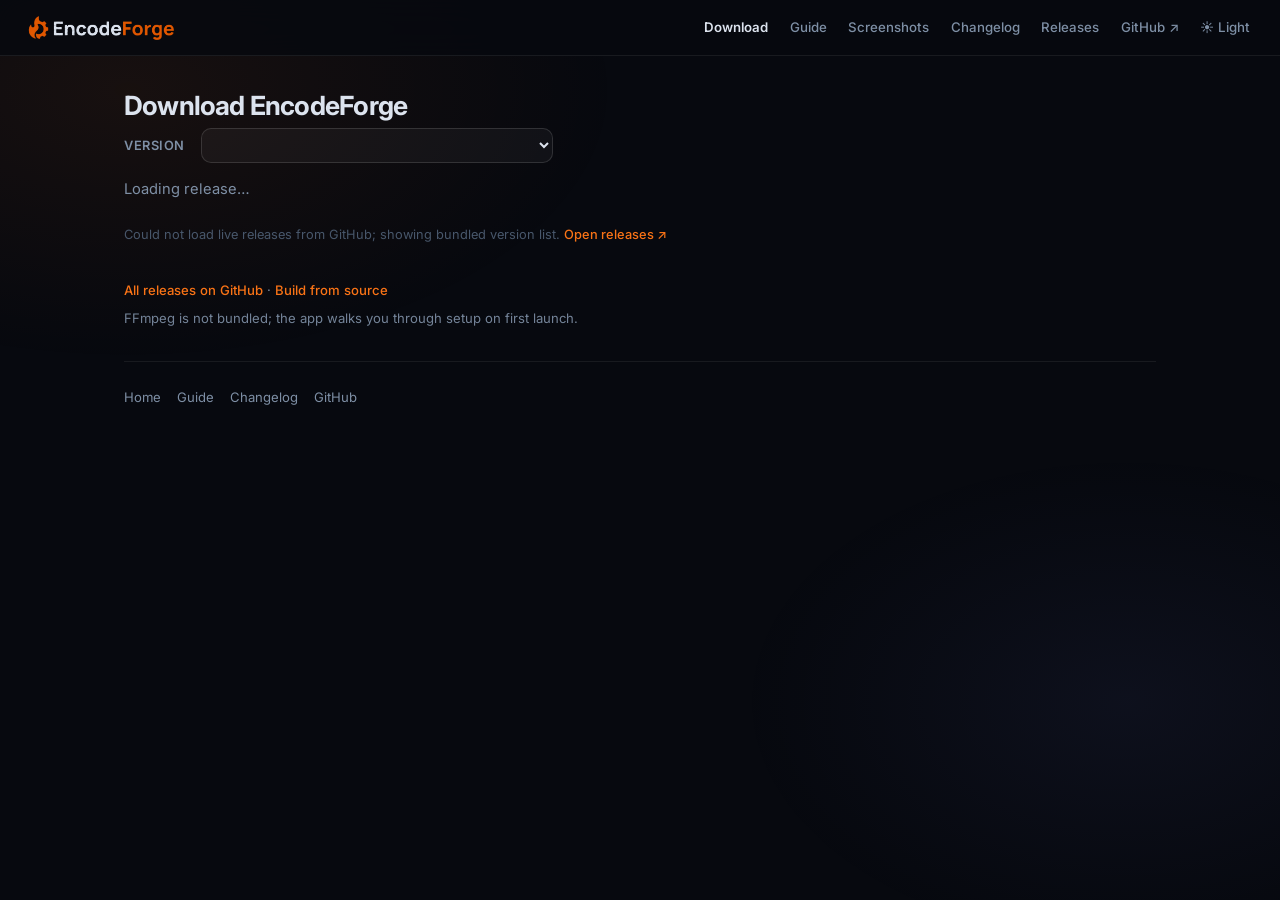
<file: docs/downloads.html>
<!DOCTYPE html>
<html lang="en" data-theme="dark">
<head>
  <meta charset="utf-8">
  <meta name="viewport" content="width=device-width, initial-scale=1">
  <title>Download — EncodeForge</title>
  <meta name="description" content="Download EncodeForge — pick a version (newest first; latest marked). Links match GitHub Releases.">
  <meta name="robots" content="index, follow">
  <link rel="canonical" href="https://sirstig.github.io/EncodeForge/downloads.html">
  <link rel="icon" type="image/svg+xml" href="assets/favicon.svg">
  <link rel="icon" type="image/png" sizes="32x32" href="assets/favicon.png">
  <link rel="apple-touch-icon" href="assets/favicon.png">
  <meta property="og:type" content="website">
  <meta property="og:url" content="https://sirstig.github.io/EncodeForge/downloads.html">
  <meta property="og:title" content="Download — EncodeForge">
  <meta property="og:description" content="Version picker and direct GitHub release downloads for EncodeForge.">
  <meta property="og:image" content="https://sirstig.github.io/EncodeForge/assets/og-image.png">
  <meta property="og:image:width" content="1200">
  <meta property="og:image:height" content="630">
  <meta property="og:site_name" content="EncodeForge">
  <meta name="twitter:card" content="summary_large_image">
  <meta name="twitter:title" content="Download — EncodeForge">
  <meta name="twitter:description" content="Version picker and direct GitHub release downloads for EncodeForge.">
  <meta name="twitter:image" content="https://sirstig.github.io/EncodeForge/assets/og-image.png">
  <link rel="preconnect" href="https://fonts.googleapis.com">
  <link rel="preconnect" href="https://fonts.gstatic.com" crossorigin>
  <link href="https://fonts.googleapis.com/css2?family=IBM+Plex+Mono:wght@400;500&family=Inter:wght@400;500;600;700;800&display=swap" rel="stylesheet">
  <link rel="stylesheet" href="assets/style.css">
</head>
<body>

  <header class="site-header">
    <a class="header-logo" href="./" aria-label="EncodeForge">
      <img class="header-logo-img header-logo-img-dark" src="assets/logo.png" alt="EncodeForge">
      <img class="header-logo-img header-logo-img-light" src="assets/logo-light.png" alt="EncodeForge">
    </a>
    <div class="header-spacer"></div>
    <nav class="header-nav">
      <a href="downloads.html" class="active">Download</a>
      <a href="guide.html">Guide</a>
      <a href="./#screenshots">Screenshots</a>
      <a href="changelog.html">Changelog</a>
      <a href="https://github.com/SirStig/EncodeForge/releases" target="_blank" rel="noopener">Releases</a>
      <a class="header-badge" href="https://github.com/SirStig/EncodeForge" target="_blank" rel="noopener">GitHub ↗</a>
      <button class="theme-btn" type="button" id="themeBtn" aria-label="Toggle theme">☀ Light</button>
    </nav>
    <button class="menu-btn" type="button" id="menuBtn" aria-label="Open menu">
      <svg width="18" height="14" viewBox="0 0 18 14" fill="none" aria-hidden="true">
        <rect width="18" height="2" rx="1" fill="currentColor"/>
        <rect y="6" width="18" height="2" rx="1" fill="currentColor"/>
        <rect y="12" width="18" height="2" rx="1" fill="currentColor"/>
      </svg>
    </button>
  </header>

  <div class="sidebar-overlay" id="navOverlay" aria-hidden="true"></div>
  <nav class="mobile-drawer" id="mobileDrawer" aria-label="Mobile navigation">
    <div class="sidebar-group">
      <a class="sidebar-link active" href="downloads.html">Download</a>
      <a class="sidebar-link" href="guide.html">Guide</a>
      <a class="sidebar-link" href="./#screenshots">Screenshots</a>
      <a class="sidebar-link" href="changelog.html">Changelog</a>
      <a class="sidebar-link sidebar-ext" href="https://github.com/SirStig/EncodeForge/releases" target="_blank" rel="noopener">Releases</a>
      <a class="sidebar-link sidebar-ext" href="https://github.com/SirStig/EncodeForge" target="_blank" rel="noopener">GitHub</a>
    </div>
  </nav>

  <div class="doc-standalone">
    <section class="download-section">
      <h1 class="doc-page-title">Download EncodeForge</h1>
      <div class="download-version-row">
        <label class="download-version-label" for="versionSelect">Version</label>
        <select class="download-version-select" id="versionSelect" aria-label="EncodeForge release version"></select>
      </div>
      <p class="doc-page-lead" id="downloadVersionLead">Loading release…</p>
      <p class="download-fetch-status" id="downloadFetchStatus" role="status"></p>
      <div class="download-grid" id="downloadGrid"></div>
      <p class="download-foot">
        <a href="https://github.com/SirStig/EncodeForge/releases" target="_blank" rel="noopener">All releases on GitHub</a>
        · <a href="https://github.com/SirStig/EncodeForge/blob/HEAD/README.md#installation">Build from source</a>
      </p>
      <p class="download-foot download-foot-note">FFmpeg is not bundled; the app walks you through setup on first launch.</p>
    </section>

    <footer class="doc-footer doc-footer-tight">
      <a href="./">Home</a>
      <a href="guide.html">Guide</a>
      <a href="changelog.html">Changelog</a>
      <a href="https://github.com/SirStig/EncodeForge" target="_blank" rel="noopener">GitHub</a>
    </footer>
  </div>

  <script src="assets/release-config.js"></script>
  <script src="assets/site.js"></script>
  <script src="assets/downloads-page.js"></script>
</body>
</html>
</file>
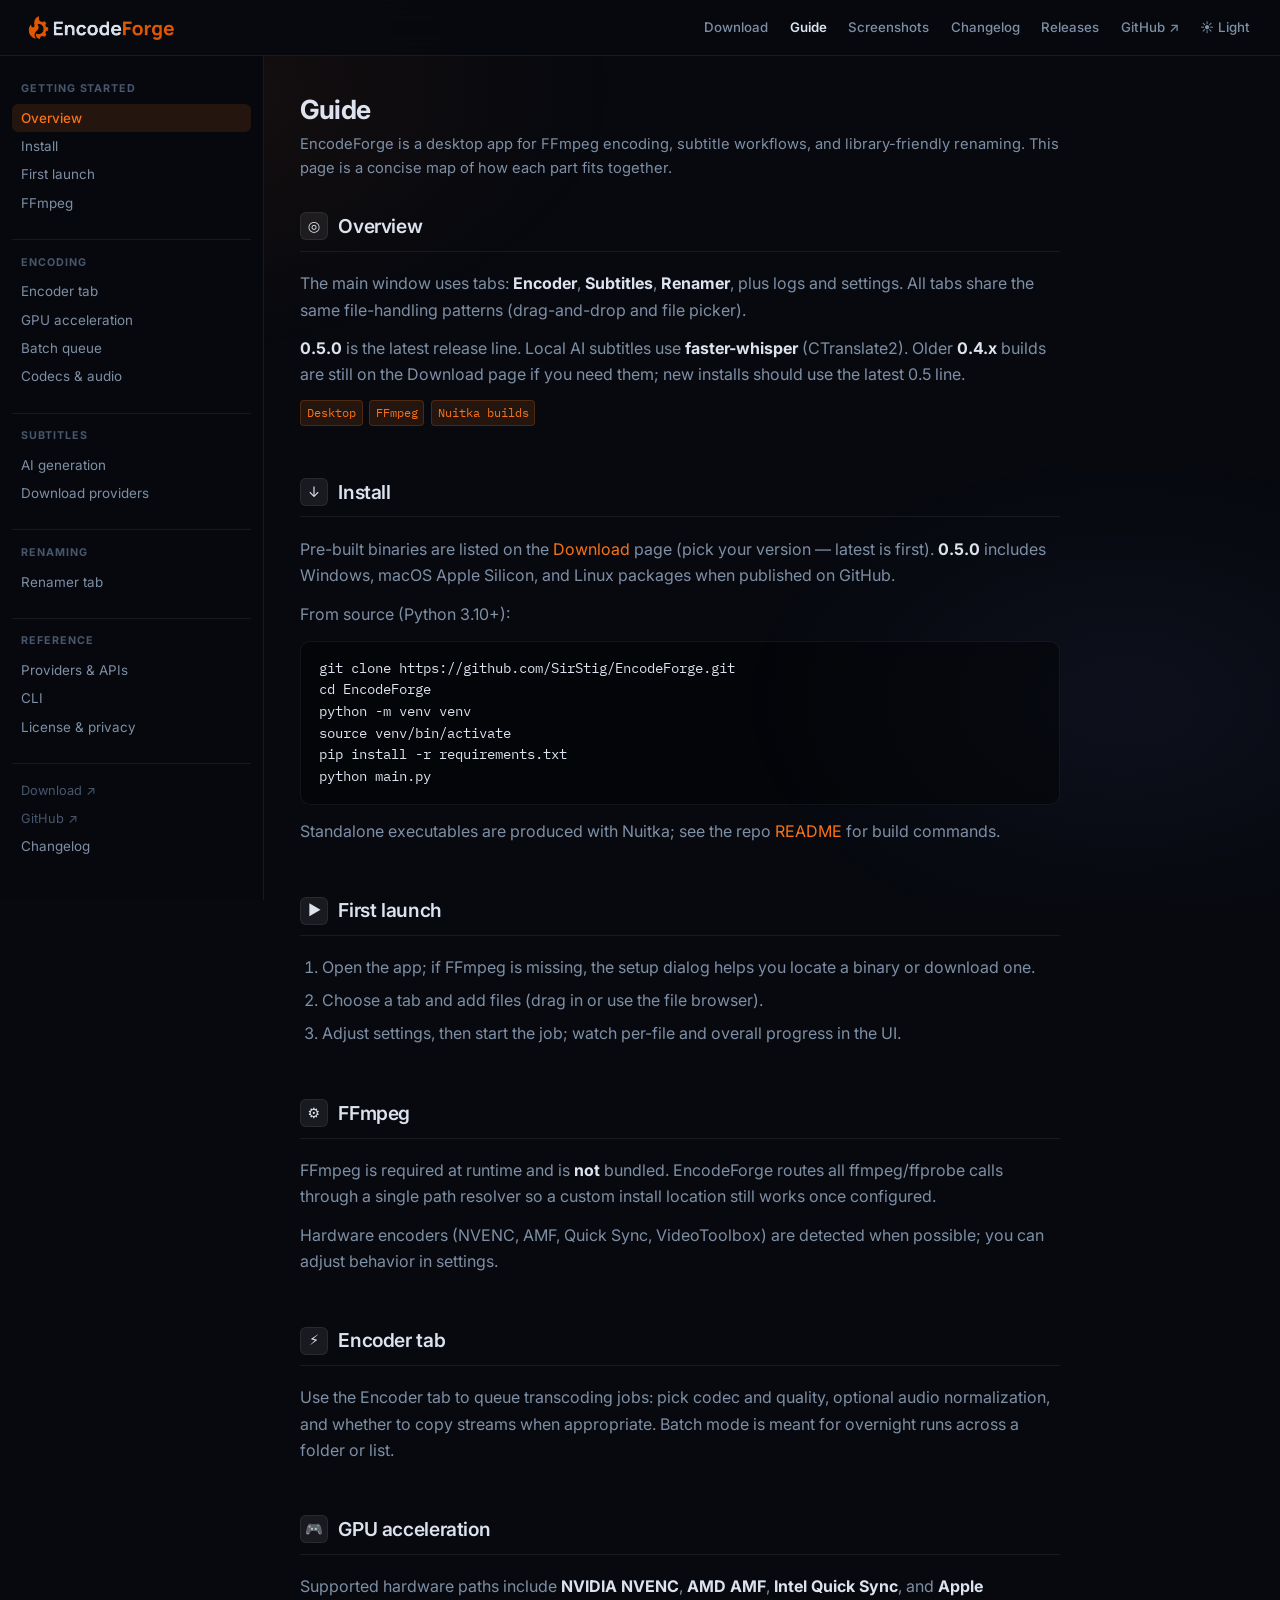
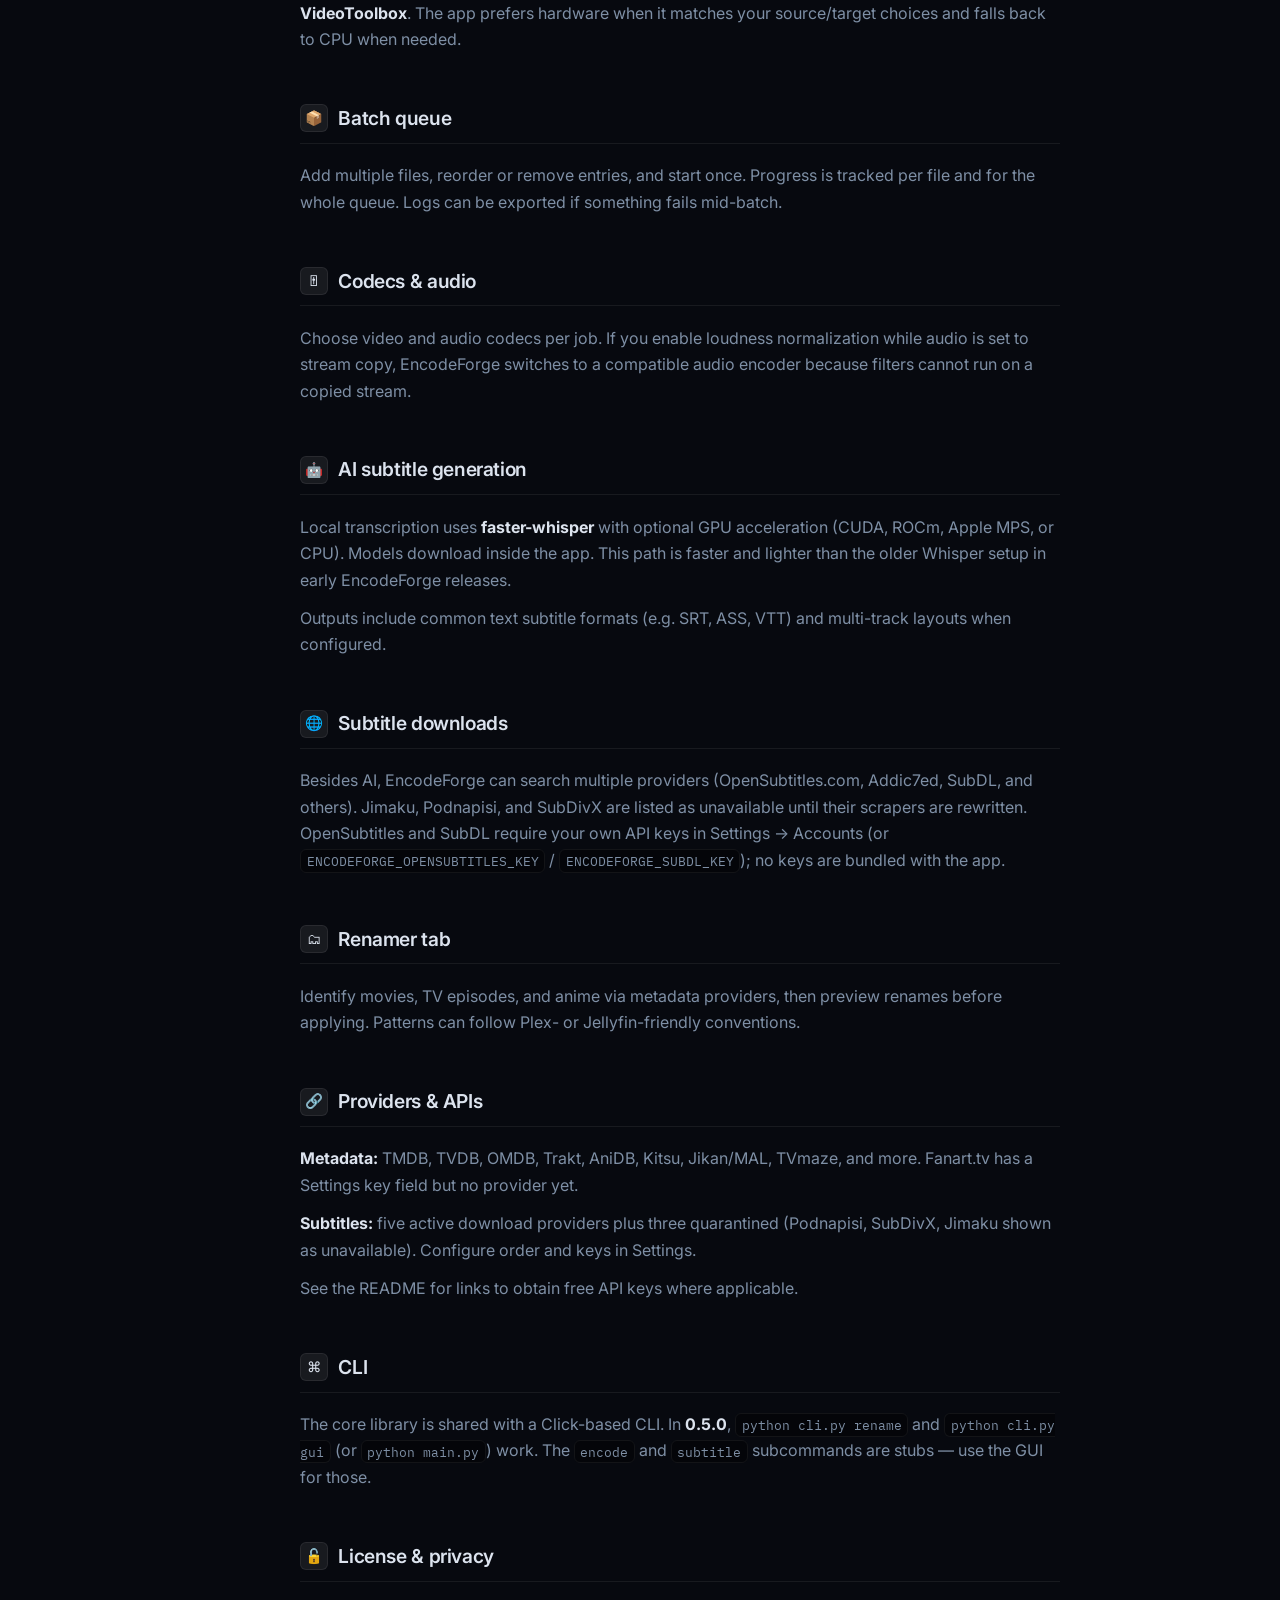
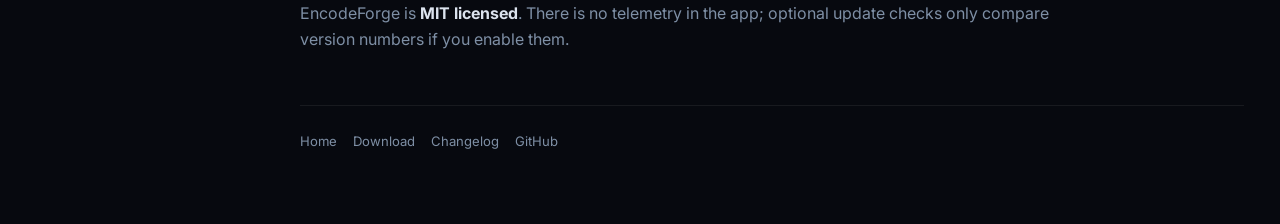
<file: docs/guide.html>
<!DOCTYPE html>
<html lang="en" data-theme="dark">
<head>
  <meta charset="utf-8">
  <meta name="viewport" content="width=device-width, initial-scale=1">
  <title>Guide — EncodeForge</title>
  <meta name="description" content="How to use EncodeForge: install, FFmpeg, encoding with GPU acceleration, AI subtitles, metadata renaming, and providers.">
  <meta name="robots" content="index, follow">
  <link rel="canonical" href="https://sirstig.github.io/EncodeForge/guide.html">
  <link rel="icon" type="image/svg+xml" href="assets/favicon.svg">
  <link rel="icon" type="image/png" sizes="32x32" href="assets/favicon.png">
  <link rel="apple-touch-icon" href="assets/favicon.png">
  <meta property="og:type" content="website">
  <meta property="og:url" content="https://sirstig.github.io/EncodeForge/guide.html">
  <meta property="og:title" content="Guide — EncodeForge">
  <meta property="og:description" content="Documentation for EncodeForge: encoding, subtitles, renaming, and setup.">
  <meta property="og:image" content="https://sirstig.github.io/EncodeForge/assets/og-image.png">
  <meta property="og:image:width" content="1200">
  <meta property="og:image:height" content="630">
  <meta property="og:site_name" content="EncodeForge">
  <meta name="twitter:card" content="summary_large_image">
  <meta name="twitter:title" content="Guide — EncodeForge">
  <meta name="twitter:description" content="Documentation for EncodeForge: encoding, subtitles, renaming, and setup.">
  <meta name="twitter:image" content="https://sirstig.github.io/EncodeForge/assets/og-image.png">
  <link rel="preconnect" href="https://fonts.googleapis.com">
  <link rel="preconnect" href="https://fonts.gstatic.com" crossorigin>
  <link href="https://fonts.googleapis.com/css2?family=IBM+Plex+Mono:wght@400;500&family=Inter:wght@400;500;600;700;800&display=swap" rel="stylesheet">
  <link rel="stylesheet" href="assets/style.css">
</head>
<body>

  <header class="site-header">
    <a class="header-logo" href="./" aria-label="EncodeForge">
      <img class="header-logo-img header-logo-img-dark" src="assets/logo.png" alt="EncodeForge">
      <img class="header-logo-img header-logo-img-light" src="assets/logo-light.png" alt="EncodeForge">
    </a>
    <div class="header-spacer"></div>
    <nav class="header-nav">
      <a href="downloads.html">Download</a>
      <a href="guide.html" class="active">Guide</a>
      <a href="./#screenshots">Screenshots</a>
      <a href="changelog.html">Changelog</a>
      <a href="https://github.com/SirStig/EncodeForge/releases" target="_blank" rel="noopener">Releases</a>
      <a class="header-badge" href="https://github.com/SirStig/EncodeForge" target="_blank" rel="noopener">GitHub ↗</a>
      <button class="theme-btn" type="button" id="themeBtn" aria-label="Toggle theme">☀ Light</button>
    </nav>
    <button class="menu-btn" type="button" id="menuBtn" aria-label="Open menu">
      <svg width="18" height="14" viewBox="0 0 18 14" fill="none" aria-hidden="true">
        <rect width="18" height="2" rx="1" fill="currentColor"/>
        <rect y="6" width="18" height="2" rx="1" fill="currentColor"/>
        <rect y="12" width="18" height="2" rx="1" fill="currentColor"/>
      </svg>
    </button>
  </header>

  <div class="sidebar-overlay" id="sidebarOverlay" aria-hidden="true"></div>

  <div class="page-layout">

    <aside class="sidebar" id="sidebar" aria-label="Guide sections">
      <div class="sidebar-group">
        <span class="sidebar-label">Getting started</span>
        <a class="sidebar-link" href="#overview">Overview</a>
        <a class="sidebar-link" href="#install">Install</a>
        <a class="sidebar-link" href="#first-run">First launch</a>
        <a class="sidebar-link" href="#ffmpeg">FFmpeg</a>
      </div>
      <div class="sidebar-divider"></div>
      <div class="sidebar-group">
        <span class="sidebar-label">Encoding</span>
        <a class="sidebar-link" href="#encoding">Encoder tab</a>
        <a class="sidebar-link" href="#gpu">GPU acceleration</a>
        <a class="sidebar-link" href="#batch">Batch queue</a>
        <a class="sidebar-link" href="#codecs">Codecs &amp; audio</a>
      </div>
      <div class="sidebar-divider"></div>
      <div class="sidebar-group">
        <span class="sidebar-label">Subtitles</span>
        <a class="sidebar-link" href="#subtitles-ai">AI generation</a>
        <a class="sidebar-link" href="#subtitles-download">Download providers</a>
      </div>
      <div class="sidebar-divider"></div>
      <div class="sidebar-group">
        <span class="sidebar-label">Renaming</span>
        <a class="sidebar-link" href="#renaming">Renamer tab</a>
      </div>
      <div class="sidebar-divider"></div>
      <div class="sidebar-group">
        <span class="sidebar-label">Reference</span>
        <a class="sidebar-link" href="#providers">Providers &amp; APIs</a>
        <a class="sidebar-link" href="#cli">CLI</a>
        <a class="sidebar-link" href="#license">License &amp; privacy</a>
      </div>
      <div class="sidebar-divider"></div>
      <div class="sidebar-group">
        <a class="sidebar-link sidebar-ext" href="downloads.html">Download</a>
        <a class="sidebar-link sidebar-ext" href="https://github.com/SirStig/EncodeForge" target="_blank" rel="noopener">GitHub</a>
        <a class="sidebar-link" href="changelog.html">Changelog</a>
      </div>
    </aside>

    <main class="content">
      <div class="content-inner">
        <h1 class="doc-page-title">Guide</h1>
        <p class="doc-page-lead">
          EncodeForge is a desktop app for FFmpeg encoding, subtitle workflows, and library-friendly renaming. This page is a concise map of how each part fits together.
        </p>

        <section id="overview" class="doc-section" data-doc-section>
          <div class="section-heading">
            <span class="section-icon" aria-hidden="true">◎</span>
            <h2>Overview</h2>
          </div>
          <p>The main window uses tabs: <strong>Encoder</strong>, <strong>Subtitles</strong>, <strong>Renamer</strong>, plus logs and settings. All tabs share the same file-handling patterns (drag-and-drop and file picker).</p>
          <p><strong>0.5.0</strong> is the latest release line. Local AI subtitles use <strong>faster-whisper</strong> (CTranslate2). Older <strong>0.4.x</strong> builds are still on the Download page if you need them; new installs should use the latest 0.5 line.</p>
          <div class="tag-row">
            <span class="doc-tag">Desktop</span>
            <span class="doc-tag">FFmpeg</span>
            <span class="doc-tag">Nuitka builds</span>
          </div>
        </section>

        <section id="install" class="doc-section" data-doc-section>
          <div class="section-heading">
            <span class="section-icon" aria-hidden="true">↓</span>
            <h2>Install</h2>
          </div>
          <p>Pre-built binaries are listed on the <a href="downloads.html">Download</a> page (pick your version — latest is first). <strong>0.5.0</strong> includes Windows, macOS Apple Silicon, and Linux packages when published on GitHub.</p>
          <p>From source (Python 3.10+):</p>
          <pre><code>git clone https://github.com/SirStig/EncodeForge.git
cd EncodeForge
python -m venv venv
source venv/bin/activate
pip install -r requirements.txt
python main.py</code></pre>
          <p>Standalone executables are produced with Nuitka; see the repo <a href="https://github.com/SirStig/EncodeForge#installation" target="_blank" rel="noopener">README</a> for build commands.</p>
        </section>

        <section id="first-run" class="doc-section" data-doc-section>
          <div class="section-heading">
            <span class="section-icon" aria-hidden="true">▶</span>
            <h2>First launch</h2>
          </div>
          <ol>
            <li>Open the app; if FFmpeg is missing, the setup dialog helps you locate a binary or download one.</li>
            <li>Choose a tab and add files (drag in or use the file browser).</li>
            <li>Adjust settings, then start the job; watch per-file and overall progress in the UI.</li>
          </ol>
        </section>

        <section id="ffmpeg" class="doc-section" data-doc-section>
          <div class="section-heading">
            <span class="section-icon" aria-hidden="true">⚙</span>
            <h2>FFmpeg</h2>
          </div>
          <p>FFmpeg is required at runtime and is <strong>not</strong> bundled. EncodeForge routes all ffmpeg/ffprobe calls through a single path resolver so a custom install location still works once configured.</p>
          <p>Hardware encoders (NVENC, AMF, Quick Sync, VideoToolbox) are detected when possible; you can adjust behavior in settings.</p>
        </section>

        <section id="encoding" class="doc-section" data-doc-section>
          <div class="section-heading">
            <span class="section-icon" aria-hidden="true">⚡</span>
            <h2>Encoder tab</h2>
          </div>
          <p>Use the Encoder tab to queue transcoding jobs: pick codec and quality, optional audio normalization, and whether to copy streams when appropriate. Batch mode is meant for overnight runs across a folder or list.</p>
        </section>

        <section id="gpu" class="doc-section" data-doc-section>
          <div class="section-heading">
            <span class="section-icon" aria-hidden="true">🎮</span>
            <h2>GPU acceleration</h2>
          </div>
          <p>Supported hardware paths include <strong>NVIDIA NVENC</strong>, <strong>AMD AMF</strong>, <strong>Intel Quick Sync</strong>, and <strong>Apple VideoToolbox</strong>. The app prefers hardware when it matches your source/target choices and falls back to CPU when needed.</p>
        </section>

        <section id="batch" class="doc-section" data-doc-section>
          <div class="section-heading">
            <span class="section-icon" aria-hidden="true">📦</span>
            <h2>Batch queue</h2>
          </div>
          <p>Add multiple files, reorder or remove entries, and start once. Progress is tracked per file and for the whole queue. Logs can be exported if something fails mid-batch.</p>
        </section>

        <section id="codecs" class="doc-section" data-doc-section>
          <div class="section-heading">
            <span class="section-icon" aria-hidden="true">🎚</span>
            <h2>Codecs &amp; audio</h2>
          </div>
          <p>Choose video and audio codecs per job. If you enable loudness normalization while audio is set to stream copy, EncodeForge switches to a compatible audio encoder because filters cannot run on a copied stream.</p>
        </section>

        <section id="subtitles-ai" class="doc-section" data-doc-section>
          <div class="section-heading">
            <span class="section-icon" aria-hidden="true">🤖</span>
            <h2>AI subtitle generation</h2>
          </div>
          <p>Local transcription uses <strong>faster-whisper</strong> with optional GPU acceleration (CUDA, ROCm, Apple MPS, or CPU). Models download inside the app. This path is faster and lighter than the older Whisper setup in early EncodeForge releases.</p>
          <p>Outputs include common text subtitle formats (e.g. SRT, ASS, VTT) and multi-track layouts when configured.</p>
        </section>

        <section id="subtitles-download" class="doc-section" data-doc-section>
          <div class="section-heading">
            <span class="section-icon" aria-hidden="true">🌐</span>
            <h2>Subtitle downloads</h2>
          </div>
          <p>Besides AI, EncodeForge can search multiple providers (OpenSubtitles.com, Addic7ed, SubDL, and others). Jimaku, Podnapisi, and SubDivX are listed as unavailable until their scrapers are rewritten. OpenSubtitles and SubDL require your own API keys in Settings → Accounts (or <code>ENCODEFORGE_OPENSUBTITLES_KEY</code> / <code>ENCODEFORGE_SUBDL_KEY</code>); no keys are bundled with the app.</p>
        </section>

        <section id="renaming" class="doc-section" data-doc-section>
          <div class="section-heading">
            <span class="section-icon" aria-hidden="true">🗂</span>
            <h2>Renamer tab</h2>
          </div>
          <p>Identify movies, TV episodes, and anime via metadata providers, then preview renames before applying. Patterns can follow Plex- or Jellyfin-friendly conventions.</p>
        </section>

        <section id="providers" class="doc-section" data-doc-section>
          <div class="section-heading">
            <span class="section-icon" aria-hidden="true">🔗</span>
            <h2>Providers &amp; APIs</h2>
          </div>
          <p><strong>Metadata:</strong> TMDB, TVDB, OMDB, Trakt, AniDB, Kitsu, Jikan/MAL, TVmaze, and more. Fanart.tv has a Settings key field but no provider yet.</p>
          <p><strong>Subtitles:</strong> five active download providers plus three quarantined (Podnapisi, SubDivX, Jimaku shown as unavailable). Configure order and keys in Settings.</p>
          <p>See the README for links to obtain free API keys where applicable.</p>
        </section>

        <section id="cli" class="doc-section" data-doc-section>
          <div class="section-heading">
            <span class="section-icon" aria-hidden="true">⌘</span>
            <h2>CLI</h2>
          </div>
          <p>The core library is shared with a Click-based CLI. In <strong>0.5.0</strong>, <code>python cli.py rename</code> and <code>python cli.py gui</code> (or <code>python main.py</code>) work. The <code>encode</code> and <code>subtitle</code> subcommands are stubs — use the GUI for those.</p>
        </section>

        <section id="license" class="doc-section" data-doc-section>
          <div class="section-heading">
            <span class="section-icon" aria-hidden="true">🔓</span>
            <h2>License &amp; privacy</h2>
          </div>
          <p>EncodeForge is <strong>MIT licensed</strong>. There is no telemetry in the app; optional update checks only compare version numbers if you enable them.</p>
        </section>

      </div>

      <footer class="doc-footer">
        <a href="./">Home</a>
        <a href="downloads.html">Download</a>
        <a href="changelog.html">Changelog</a>
        <a href="https://github.com/SirStig/EncodeForge" target="_blank" rel="noopener">GitHub</a>
      </footer>
    </main>
  </div>

  <script src="assets/site.js"></script>
</body>
</html>
</file>
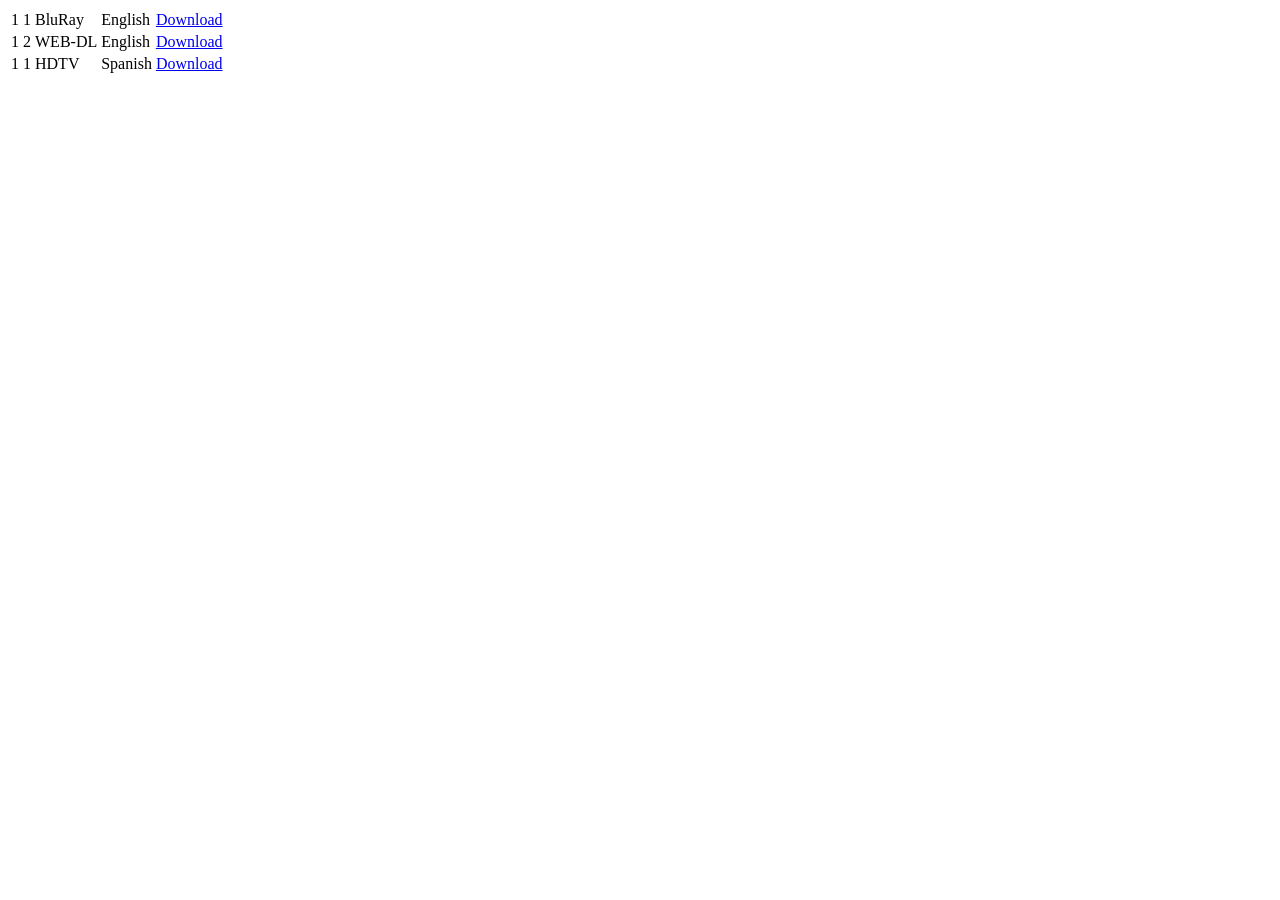
<file: tests/fixtures/subtitle/addic7ed_season.html>
<!DOCTYPE html>
<html>
<head><title>Addic7ed season</title></head>
<body>
  <table>
    <tr class="epeven">
      <td>1</td>
      <td>1</td>
      <td class="NewsTitle">BluRay</td>
      <td class="language">English</td>
      <td><a href="/original/42/1">Download</a></td>
    </tr>
    <tr class="epodd">
      <td>1</td>
      <td>2</td>
      <td class="NewsTitle">WEB-DL</td>
      <td class="language">English</td>
      <td><a href="/original/42/2">Download</a></td>
    </tr>
    <tr class="epeven">
      <td>1</td>
      <td>1</td>
      <td class="NewsTitle">HDTV</td>
      <td class="language">Spanish</td>
      <td><a href="/updated/42/9">Download</a></td>
    </tr>
  </table>
</body>
</html>
</file>
<file: docs/assets/style.css>
/* ===== RESET ===== */
*, *::before, *::after { box-sizing: border-box; margin: 0; padding: 0; }

/* ===== TOKENS ===== */
:root {
  --bg:           #07090f;
  --bg2:          #0c1018;
  --glass:        rgba(255,255,255,0.04);
  --glass-md:     rgba(255,255,255,0.07);
  --glass-hi:     rgba(255,255,255,0.11);
  --border:       rgba(255,255,255,0.07);
  --border-md:    rgba(255,255,255,0.13);
  --text:         #dce3ee;
  --muted:        #7e8fa5;
  --faint:        #48576b;
  --accent:       #f97316;
  --accent-dim:   rgba(249,115,22,0.12);
  --accent-glow:  rgba(249,115,22,0.06);
  --accent2:      #818cf8;
  --accent2-dim:  rgba(129,140,248,0.10);
  --code-bg:      rgba(0,0,0,0.38);
  --code-border:  rgba(255,255,255,0.06);
  --hdr-bg:       rgba(7,9,15,0.82);
  --side-bg:      rgba(7,9,15,0.96);
  --sidebar-w:    264px;
  --content-max:  760px;
  --header-h:     56px;
  --r:            10px;
  --r-sm:         6px;
  --r-lg:         14px;
}

[data-theme="light"] {
  --bg:           #f5f0eb;
  --bg2:          #ffffff;
  --glass:        rgba(255,255,255,0.55);
  --glass-md:     rgba(255,255,255,0.75);
  --glass-hi:     rgba(255,255,255,0.92);
  --border:       rgba(0,0,0,0.06);
  --border-md:    rgba(0,0,0,0.12);
  --text:         #1a0f00;
  --muted:        #5c4a35;
  --faint:        #9a7f63;
  --accent:       #c2410c;
  --accent-dim:   rgba(194,65,12,0.10);
  --accent-glow:  rgba(194,65,12,0.05);
  --accent2:      #6366f1;
  --accent2-dim:  rgba(99,102,241,0.08);
  --code-bg:      rgba(0,0,0,0.04);
  --code-border:  rgba(0,0,0,0.08);
  --hdr-bg:       rgba(245,240,235,0.88);
  --side-bg:      rgba(245,240,250,0.97);
}

/* ===== BASE ===== */
html { font-size: 16px; scroll-behavior: smooth; scroll-padding-top: calc(var(--header-h) + 20px); }

body {
  font-family: "Inter", system-ui, -apple-system, sans-serif;
  line-height: 1.7;
  color: var(--text);
  background: var(--bg);
  min-height: 100vh;
  -webkit-font-smoothing: antialiased;
}

body::before {
  content: '';
  position: fixed;
  inset: 0;
  background:
    radial-gradient(ellipse 70% 55% at 10% 10%, rgba(249,115,22,0.07) 0%, transparent 55%),
    radial-gradient(ellipse 55% 50% at 88% 78%, rgba(129,140,248,0.06) 0%, transparent 55%);
  pointer-events: none;
  z-index: 0;
}

[data-theme="light"] body::before {
  background:
    radial-gradient(ellipse 70% 55% at 10% 10%, rgba(194,65,12,0.05) 0%, transparent 55%),
    radial-gradient(ellipse 55% 50% at 88% 78%, rgba(99,102,241,0.04) 0%, transparent 55%);
}

h1, h2, h3, h4 { font-weight: 600; line-height: 1.3; letter-spacing: -0.02em; }
p { color: var(--muted); }
p strong { color: var(--text); }
a { color: var(--accent); text-decoration: none; }
a:hover { text-decoration: underline; text-underline-offset: 3px; }
code, pre { font-family: "IBM Plex Mono", "Fira Code", ui-monospace, monospace; font-size: 0.875em; }
code {
  background: var(--code-bg);
  border: 1px solid var(--code-border);
  border-radius: var(--r-sm);
  padding: 0.15em 0.42em;
  font-size: 0.83em;
}

pre {
  background: var(--code-bg);
  border: 1px solid var(--code-border);
  border-radius: var(--r);
  padding: 1rem 1.15rem;
  overflow-x: auto;
  line-height: 1.55;
  margin: 0.85rem 0;
  font-size: 0.875rem;
}
pre code { background: none; border: none; padding: 0; font-size: inherit; }

.doc-section ul,
.doc-section ol { padding-left: 1.35rem; color: var(--muted); margin: 0.65rem 0; }
.doc-section li { margin: 0.35rem 0; }
.doc-section li strong { color: var(--text); }

/* ===== HEADER ===== */
.site-header {
  position: fixed;
  top: 0; left: 0; right: 0;
  height: var(--header-h);
  background: var(--hdr-bg);
  backdrop-filter: blur(20px);
  -webkit-backdrop-filter: blur(20px);
  border-bottom: 1px solid var(--border);
  z-index: 200;
  display: flex;
  align-items: center;
  padding: 0 1.25rem;
  gap: 0.75rem;
}

.header-logo {
  display: flex;
  align-items: center;
  text-decoration: none;
  flex-shrink: 0;
}
.header-logo:hover { text-decoration: none; }

.header-logo-img { height: 24px; width: auto; display: block; }
.header-logo-img-light { display: none; }
[data-theme="light"] .header-logo-img-dark { display: none; }
[data-theme="light"] .header-logo-img-light { display: block; }

.header-spacer { flex: 1; }

.header-nav {
  display: flex;
  align-items: center;
  gap: 0.15rem;
}

.header-nav a,
.header-nav button {
  font-size: 0.83rem;
  font-weight: 500;
  color: var(--muted);
  text-decoration: none;
  padding: 0.32rem 0.6rem;
  border-radius: var(--r-sm);
  border: none;
  background: none;
  cursor: pointer;
  font-family: inherit;
  transition: color 0.14s, background 0.14s;
  white-space: nowrap;
}
.header-nav a:hover,
.header-nav button:hover {
  color: var(--text);
  background: var(--glass-md);
  text-decoration: none;
}
.header-nav a.active { color: var(--text); font-weight: 600; }

.header-badge {
  display: inline-flex;
  align-items: center;
  gap: 0.3rem;
  font-size: 0.78rem;
  font-weight: 600;
  padding: 0.28rem 0.65rem;
  border-radius: 999px;
  background: var(--accent-dim);
  border: 1px solid rgba(249,115,22,0.25);
  color: var(--accent);
  text-decoration: none;
  transition: background 0.14s;
}
.header-badge:hover { background: rgba(249,115,22,0.22); text-decoration: none; }
[data-theme="light"] .header-badge { border-color: rgba(194,65,12,0.3); }

.theme-btn {
  display: flex;
  align-items: center;
  gap: 0.35rem;
  font-size: 0.8rem;
  font-weight: 500;
  padding: 0.3rem 0.6rem;
  border-radius: var(--r-sm);
  border: 1px solid var(--border);
  background: var(--glass);
  color: var(--muted);
  cursor: pointer;
  font-family: inherit;
  transition: all 0.14s;
}
.theme-btn:hover { color: var(--text); background: var(--glass-md); }

.menu-btn {
  display: none;
  align-items: center;
  justify-content: center;
  width: 34px;
  height: 34px;
  border: 1px solid var(--border);
  border-radius: var(--r-sm);
  background: var(--glass);
  cursor: pointer;
  color: var(--text);
  flex-shrink: 0;
}
.menu-btn svg { display: block; }

/* ===== LANDING ===== */
.landing { position: relative; z-index: 1; padding-top: var(--header-h); }

.hero {
  text-align: center;
  padding: 5rem 1.5rem 3.75rem;
  max-width: 720px;
  margin: 0 auto;
}

.hero-eyebrow {
  display: inline-flex;
  align-items: center;
  gap: 0.4rem;
  font-size: 0.76rem;
  font-weight: 700;
  letter-spacing: 0.06em;
  text-transform: uppercase;
  color: var(--accent);
  background: var(--accent-dim);
  border: 1px solid rgba(249,115,22,0.22);
  padding: 0.28rem 0.75rem;
  border-radius: 999px;
  margin-bottom: 1.5rem;
}
[data-theme="light"] .hero-eyebrow { border-color: rgba(194,65,12,0.28); }

.hero h1 {
  font-size: clamp(2.2rem, 5vw, 3.2rem);
  font-weight: 800;
  letter-spacing: -0.04em;
  margin-bottom: 1rem;
  background: linear-gradient(135deg, var(--text) 30%, var(--accent) 100%);
  -webkit-background-clip: text;
  -webkit-text-fill-color: transparent;
  background-clip: text;
}

.hero-sub {
  font-size: 1.05rem;
  color: var(--muted);
  max-width: 560px;
  margin: 0 auto 2rem;
  line-height: 1.75;
}

.hero-ctas { display: flex; gap: 0.7rem; justify-content: center; flex-wrap: wrap; }

.btn {
  display: inline-flex;
  align-items: center;
  gap: 0.4rem;
  padding: 0.65rem 1.3rem;
  border-radius: var(--r);
  font-size: 0.9rem;
  font-weight: 600;
  text-decoration: none;
  border: 1px solid transparent;
  cursor: pointer;
  font-family: inherit;
  transition: all 0.15s;
}
.btn-primary {
  background: var(--accent);
  color: #07090f;
  border-color: transparent;
}
.btn-primary:hover { background: #fb923c; text-decoration: none; color: #07090f; }
[data-theme="light"] .btn-primary { color: #fff; }
[data-theme="light"] .btn-primary:hover { color: #fff; background: #9a3412; }

.btn-ghost {
  background: var(--glass);
  border-color: var(--border-md);
  color: var(--text);
  backdrop-filter: blur(8px);
}
.btn-ghost:hover { background: var(--glass-md); text-decoration: none; color: var(--text); }

/* ===== FEATURE GRID ===== */
.feature-grid {
  display: grid;
  grid-template-columns: repeat(auto-fill, minmax(230px, 1fr));
  gap: 1rem;
  max-width: 1080px;
  margin: 0 auto;
  padding: 1.5rem 1.5rem 1rem;
}

.feature-card {
  background: var(--glass);
  backdrop-filter: blur(12px);
  -webkit-backdrop-filter: blur(12px);
  border: 1px solid var(--border);
  border-radius: var(--r-lg);
  padding: 1.35rem 1.25rem;
  transition: border-color 0.18s, background 0.18s;
}
.feature-card:hover { border-color: var(--border-md); background: var(--glass-md); }
.feature-icon { font-size: 1.35rem; margin-bottom: 0.65rem; }
.feature-card h3 { font-size: 0.92rem; margin-bottom: 0.35rem; color: var(--text); }
.feature-card p { font-size: 0.845rem; color: var(--muted); line-height: 1.55; margin: 0; }

/* ===== SCREENSHOTS ===== */
.screenshots-section {
  max-width: 1080px;
  margin: 0 auto;
  padding: 1.5rem 1.5rem 2.5rem;
}
.screenshots-section > h2 {
  font-size: 1.35rem;
  margin-bottom: 1.25rem;
  color: var(--text);
}

.screenshot-list { display: flex; flex-direction: column; gap: 1.25rem; }

.screenshot-item {
  display: grid;
  grid-template-columns: 1.4fr 1fr;
  gap: 2rem;
  align-items: center;
  background: var(--glass);
  backdrop-filter: blur(12px);
  -webkit-backdrop-filter: blur(12px);
  border: 1px solid var(--border);
  border-radius: var(--r-lg);
  padding: 1.5rem;
  transition: border-color 0.18s;
}
.screenshot-item:hover { border-color: var(--border-md); }
.screenshot-item:nth-child(even) { grid-template-columns: 1fr 1.4fr; }
.screenshot-item:nth-child(even) .screenshot-img { order: 2; }
.screenshot-item:nth-child(even) .screenshot-info { order: 1; }

.screenshot-img {
  overflow: hidden;
  border-radius: var(--r);
  border: 1px solid var(--border);
  cursor: pointer;
  position: relative;
}
.screenshot-img img { width: 100%; height: auto; display: block; transition: transform 0.25s; }
.screenshot-img:hover img { transform: scale(1.03); }
.screenshot-img::after {
  content: "Click to enlarge";
  position: absolute;
  inset: 0;
  display: flex;
  align-items: flex-end;
  justify-content: center;
  padding-bottom: 0.75rem;
  background: linear-gradient(to top, rgba(0,0,0,0.7) 0%, transparent 50%);
  color: rgba(255,255,255,0.8);
  font-size: 0.78rem;
  opacity: 0;
  transition: opacity 0.2s;
}
.screenshot-img:hover::after { opacity: 1; }

.screenshot-info h3 { font-size: 1.1rem; color: var(--text); margin-bottom: 0.5rem; }
.screenshot-info p { font-size: 0.875rem; color: var(--muted); line-height: 1.65; margin-bottom: 0.85rem; }
.screenshot-tags { display: flex; flex-wrap: wrap; gap: 0.4rem; }
.screenshot-tag {
  font-size: 0.75rem;
  padding: 0.18em 0.55em;
  background: var(--accent-dim);
  border: 1px solid rgba(249,115,22,0.18);
  border-radius: 4px;
  color: var(--accent);
  font-family: "IBM Plex Mono", monospace;
}

/* ===== MODAL ===== */
.modal {
  display: none;
  position: fixed;
  inset: 0;
  z-index: 1000;
  background: rgba(0,0,0,0.92);
  backdrop-filter: blur(4px);
  cursor: pointer;
  align-items: center;
  justify-content: center;
}
.modal.open { display: flex; }
.modal-img {
  max-width: 92vw;
  max-height: 90vh;
  border-radius: var(--r);
  border: 1px solid var(--border-md);
  object-fit: contain;
  pointer-events: none;
}
.modal-close {
  position: absolute;
  top: 1.25rem;
  right: 1.5rem;
  font-size: 1.75rem;
  color: var(--muted);
  cursor: pointer;
  line-height: 1;
  transition: color 0.14s;
}
.modal-close:hover { color: var(--text); }

/* ===== LANDING SECTION ===== */
.landing-section {
  max-width: 1080px;
  margin: 0 auto;
  padding: 1.5rem 1.5rem 2.5rem;
}
.landing-section > h2 { font-size: 1.35rem; margin-bottom: 1.1rem; color: var(--text); }

.docs-card {
  background: var(--glass);
  backdrop-filter: blur(12px);
  -webkit-backdrop-filter: blur(12px);
  border: 1px solid var(--border);
  border-radius: var(--r-lg);
  overflow: hidden;
}
.docs-card table { width: 100%; border-collapse: collapse; font-size: 0.875rem; }
.docs-card th {
  background: var(--glass-md);
  font-weight: 600;
  font-size: 0.75rem;
  letter-spacing: 0.03em;
  text-transform: uppercase;
  color: var(--muted);
  text-align: left;
  padding: 0.6rem 1rem;
  border-bottom: 1px solid var(--border);
}
.docs-card td {
  padding: 0.6rem 1rem;
  border-bottom: 1px solid var(--border);
  color: var(--muted);
}
.docs-card td strong { color: var(--text); }
.docs-card tr:last-child td { border-bottom: none; }
.docs-card tbody tr:hover td { background: var(--glass); }

/* ===== DOWNLOAD GRID ===== */
.download-section .download-lead {
  font-size: 0.9rem;
  color: var(--muted);
  max-width: 720px;
  margin: -0.35rem 0 1.35rem;
  line-height: 1.6;
}

.download-version-row {
  display: flex;
  flex-wrap: wrap;
  align-items: center;
  gap: 0.65rem 1rem;
  margin: 0 0 0.85rem;
}

.download-version-label {
  font-size: 0.8rem;
  font-weight: 600;
  color: var(--muted);
  letter-spacing: 0.04em;
  text-transform: uppercase;
}

.download-version-select {
  min-width: min(100%, 22rem);
  max-width: 100%;
  padding: 0.45rem 0.75rem;
  font-size: 0.88rem;
  font-family: inherit;
  color: var(--text);
  background: var(--glass);
  border: 1px solid var(--border-md);
  border-radius: var(--r);
  cursor: pointer;
}

.download-version-select:focus {
  outline: none;
  border-color: var(--accent);
  box-shadow: 0 0 0 2px var(--accent-dim);
}

.download-fetch-status {
  font-size: 0.8rem;
  color: var(--faint);
  margin: -0.5rem 0 1rem;
  max-width: 720px;
  line-height: 1.5;
}

.download-fetch-status a { font-weight: 500; }

.download-foot-note {
  margin-top: 0.35rem;
  opacity: 0.92;
}

.download-grid {
  display: grid;
  grid-template-columns: repeat(3, 1fr);
  gap: 1rem;
  margin-bottom: 1.25rem;
}

.download-column {
  background: var(--glass);
  backdrop-filter: blur(12px);
  -webkit-backdrop-filter: blur(12px);
  border: 1px solid var(--border);
  border-radius: var(--r-lg);
  padding: 1.25rem 1.15rem;
  display: flex;
  flex-direction: column;
  min-height: 100%;
  transition: border-color 0.18s;
}
.download-column:hover { border-color: var(--border-md); }

.download-os {
  font-size: 0.95rem;
  color: var(--text);
  margin-bottom: 0.85rem;
  padding-bottom: 0.65rem;
  border-bottom: 1px solid var(--border);
}

.download-list {
  list-style: none;
  display: flex;
  flex-direction: column;
  gap: 0.55rem;
  flex: 1;
}

.dl-btn {
  display: flex;
  align-items: center;
  justify-content: center;
  text-align: center;
  width: 100%;
  padding: 0.55rem 0.85rem;
  border-radius: var(--r);
  font-size: 0.82rem;
  font-weight: 600;
  font-family: inherit;
  text-decoration: none;
  border: 1px solid var(--border-md);
  transition: background 0.14s, border-color 0.14s, color 0.14s;
  line-height: 1.35;
}

a.dl-btn:hover { text-decoration: none; }

.dl-btn-primary {
  background: var(--accent);
  color: #07090f;
  border-color: transparent;
}
.dl-btn-primary:hover {
  background: #fb923c;
  color: #07090f;
}
[data-theme="light"] .dl-btn-primary { color: #fff; }
[data-theme="light"] .dl-btn-primary:hover { color: #fff; background: #9a3412; }

.dl-btn-soon {
  background: var(--glass);
  color: var(--faint);
  border-style: dashed;
  cursor: default;
  user-select: none;
}

.download-foot {
  font-size: 0.82rem;
  color: var(--muted);
  line-height: 1.65;
}

.download-foot a { font-weight: 500; }

/* ===== DOC LAYOUT (guide + standalone pages) ===== */
.page-layout {
  display: grid;
  grid-template-columns: var(--sidebar-w) 1fr;
  min-height: 100vh;
  padding-top: var(--header-h);
  position: relative;
  z-index: 1;
}

.sidebar {
  position: sticky;
  top: var(--header-h);
  height: calc(100vh - var(--header-h));
  overflow-y: auto;
  overflow-x: hidden;
  background: var(--side-bg);
  backdrop-filter: blur(24px);
  -webkit-backdrop-filter: blur(24px);
  border-right: 1px solid var(--border);
  padding: 1.5rem 0 3rem;
  scrollbar-width: thin;
  scrollbar-color: var(--border-md) transparent;
}
.sidebar::-webkit-scrollbar { width: 3px; }
.sidebar::-webkit-scrollbar-thumb { background: var(--border-md); border-radius: 3px; }

.sidebar-group { padding: 0 0.75rem; margin-bottom: 1.35rem; }

.sidebar-label {
  display: block;
  font-size: 0.67rem;
  font-weight: 700;
  letter-spacing: 0.09em;
  text-transform: uppercase;
  color: var(--faint);
  padding: 0 0.55rem;
  margin-bottom: 0.35rem;
}

.sidebar-link {
  display: block;
  padding: 0.3rem 0.55rem;
  border-radius: var(--r-sm);
  font-size: 0.84rem;
  color: var(--muted);
  text-decoration: none;
  transition: color 0.12s, background 0.12s;
  line-height: 1.4;
}
.sidebar-link:hover { color: var(--text); background: var(--glass-md); text-decoration: none; }
.sidebar-link.active { color: var(--accent); background: var(--accent-dim); font-weight: 500; }

.sidebar-divider { height: 1px; background: var(--border); margin: 0.85rem 0.75rem; }

.sidebar-ext { font-size: 0.8rem; color: var(--faint); }
.sidebar-ext::after { content: ' ↗'; }

.content {
  min-width: 0;
  padding: 2.25rem 2.25rem 4.5rem;
}

.content-inner { max-width: var(--content-max); }

.doc-page-title {
  font-size: 1.65rem;
  font-weight: 700;
  letter-spacing: -0.03em;
  margin-bottom: 0.35rem;
  color: var(--text);
}

.doc-page-lead {
  font-size: 0.92rem;
  color: var(--muted);
  margin-bottom: 2rem;
  line-height: 1.65;
}

.doc-section {
  margin-bottom: 3.25rem;
  scroll-margin-top: calc(var(--header-h) + 16px);
}

.section-heading {
  display: flex;
  align-items: center;
  gap: 0.65rem;
  padding-bottom: 0.65rem;
  border-bottom: 1px solid var(--border);
  margin-bottom: 1.15rem;
}

.section-heading h2 {
  margin: 0;
  font-size: 1.2rem;
  color: var(--text);
}

.section-icon {
  width: 28px;
  height: 28px;
  display: flex;
  align-items: center;
  justify-content: center;
  font-size: 0.9rem;
  background: var(--glass-md);
  border: 1px solid var(--border);
  border-radius: var(--r-sm);
  flex-shrink: 0;
}

.doc-section h3 {
  margin: 1.5rem 0 0.55rem;
  font-size: 1rem;
  color: var(--text);
}

.doc-section p { margin: 0.55rem 0; line-height: 1.65; }
.doc-section p + p { margin-top: 0.75rem; }

.tag-row { display: flex; flex-wrap: wrap; gap: 0.4rem; margin: 0.75rem 0 0.25rem; }

.doc-tag {
  font-family: "IBM Plex Mono", monospace;
  font-size: 0.72rem;
  padding: 0.2em 0.5em;
  background: var(--accent-dim);
  border: 1px solid rgba(249,115,22,0.2);
  border-radius: 4px;
  color: var(--accent);
}
[data-theme="light"] .doc-tag { border-color: rgba(194,65,12,0.25); }

.sidebar-overlay {
  display: none;
  position: fixed;
  inset: 0;
  background: rgba(0,0,0,0.55);
  z-index: 150;
  backdrop-filter: blur(2px);
}
.sidebar-overlay.visible { display: block; }

/* Off-canvas mobile nav for pages without a docs sidebar (home, download, changelog) */
.mobile-drawer { display: none; }
@media (max-width: 900px) {
  .mobile-drawer {
    display: block;
    position: fixed;
    top: 0;
    left: 0;
    height: 100vh;
    width: var(--sidebar-w);
    z-index: 160;
    background: var(--side-bg);
    backdrop-filter: blur(24px);
    -webkit-backdrop-filter: blur(24px);
    border-right: 1px solid var(--border-md);
    padding: calc(var(--header-h) + 0.75rem) 0 3rem;
    transform: translateX(-100%);
    transition: transform 0.24s cubic-bezier(0.4, 0, 0.2, 1);
    overflow-y: auto;
  }
  .mobile-drawer.open { transform: translateX(0); }
}

.doc-standalone {
  position: relative;
  z-index: 1;
  padding: calc(var(--header-h) + 2rem) 1.5rem 4rem;
  max-width: 1080px;
  margin: 0 auto;
}

.doc-standalone .download-section { padding: 0; max-width: none; }
.doc-standalone .download-section > h2 { font-size: 1.65rem; }

.section-stack {
  margin-top: 4rem;
  padding-top: 0.5rem;
}

.landing .screenshots-section.section-stack {
  margin-top: 3.5rem;
}

.landing .landing-section.section-stack {
  margin-top: 3.5rem;
  padding-top: 0.75rem;
  padding-bottom: 3rem;
}

/* ===== SITE FOOTER ===== */
.site-footer {
  display: flex;
  align-items: center;
  justify-content: space-between;
  flex-wrap: wrap;
  gap: 0.75rem;
  padding: 2rem 1.5rem;
  border-top: 1px solid var(--border);
  font-size: 0.82rem;
  color: var(--faint);
  max-width: 1080px;
  margin: 0 auto;
}
.site-footer a { color: var(--muted); }
.site-footer a:hover { color: var(--text); text-decoration: none; }

.doc-footer {
  margin-top: 3rem;
  padding-top: 1.5rem;
  border-top: 1px solid var(--border);
  font-size: 0.82rem;
  color: var(--faint);
  display: flex;
  gap: 1rem;
  flex-wrap: wrap;
}
.doc-footer a { color: var(--muted); }
.doc-footer a:hover { color: var(--text); text-decoration: none; }
.doc-footer-tight { margin-top: 2rem; }

.changelog-wrap {
  max-width: 720px;
  margin: 0 auto;
  padding: 2.5rem 1.5rem 5rem;
  position: relative;
  z-index: 1;
}

.page-title { font-size: 1.75rem; margin-bottom: 0.4rem; }
.page-sub { color: var(--muted); font-size: 0.9rem; margin-bottom: 2rem; }
.page-body { position: relative; z-index: 1; padding-top: var(--header-h); }

#changelog-status { color: var(--muted); font-size: 0.9rem; }

#changelog-body h1 { font-size: 1.6rem; margin: 0 0 0.5rem; }
#changelog-body h2 {
  font-size: 1.15rem;
  margin: 2.5rem 0 0.5rem;
  padding-bottom: 0.5rem;
  border-bottom: 1px solid var(--border);
  color: var(--text);
  scroll-margin-top: calc(var(--header-h) + 12px);
}
#changelog-body h3 {
  font-size: 0.85rem;
  font-weight: 700;
  letter-spacing: 0.04em;
  text-transform: uppercase;
  color: var(--muted);
  margin: 1.25rem 0 0.45rem;
}
#changelog-body p { margin: 0.55rem 0; color: var(--muted); font-size: 0.9rem; }
#changelog-body ul { padding-left: 1.25rem; color: var(--muted); font-size: 0.9rem; }
#changelog-body li { margin: 0.28rem 0; }
#changelog-body code { font-size: 0.8em; }
#changelog-body a { word-break: break-word; }

#changelog-status.banner {
  padding: 0.75rem 1rem;
  border-radius: var(--r);
  border: 1px solid var(--border-md);
  background: var(--glass);
  color: var(--muted);
}

/* ===== RESPONSIVE ===== */
@media (max-width: 900px) {
  .page-layout { grid-template-columns: 1fr; }

  .sidebar {
    position: fixed;
    top: 0;
    left: 0;
    height: 100vh;
    width: var(--sidebar-w);
    z-index: 160;
    transform: translateX(-100%);
    transition: transform 0.24s cubic-bezier(0.4,0,0.2,1);
    padding-top: calc(var(--header-h) + 0.75rem);
    border-right: 1px solid var(--border-md);
  }
  .sidebar.open { transform: translateX(0); }

  .menu-btn { display: flex; }
  .content { padding: 1.65rem 1.2rem 3rem; }

  .hero h1 { font-size: 2rem; }
  .feature-grid { grid-template-columns: 1fr 1fr; }
  .download-grid { grid-template-columns: 1fr 1fr; }
  .screenshot-item,
  .screenshot-item:nth-child(even) { grid-template-columns: 1fr; }
  .screenshot-item:nth-child(even) .screenshot-img,
  .screenshot-item:nth-child(even) .screenshot-info { order: 0; }
  .site-footer { max-width: 100%; padding: 1.5rem 1.25rem; }
  .landing-section { padding: 1rem 1.25rem 2rem; }
  .screenshots-section { padding: 1rem 1.25rem 0.5rem; }
  .feature-grid { padding: 1rem 1.25rem 1rem; }
  .doc-standalone { padding-left: 1.25rem; padding-right: 1.25rem; }
}

@media (max-width: 560px) {
  .feature-grid { grid-template-columns: 1fr; }
  .download-grid { grid-template-columns: 1fr; }
  .hero h1 { font-size: 1.75rem; }
  .hero-sub { font-size: 0.95rem; }
  .header-nav a:not(.header-badge) { display: none; }
  .hero { padding: 3.5rem 1.25rem 2.5rem; }
}
</file>
